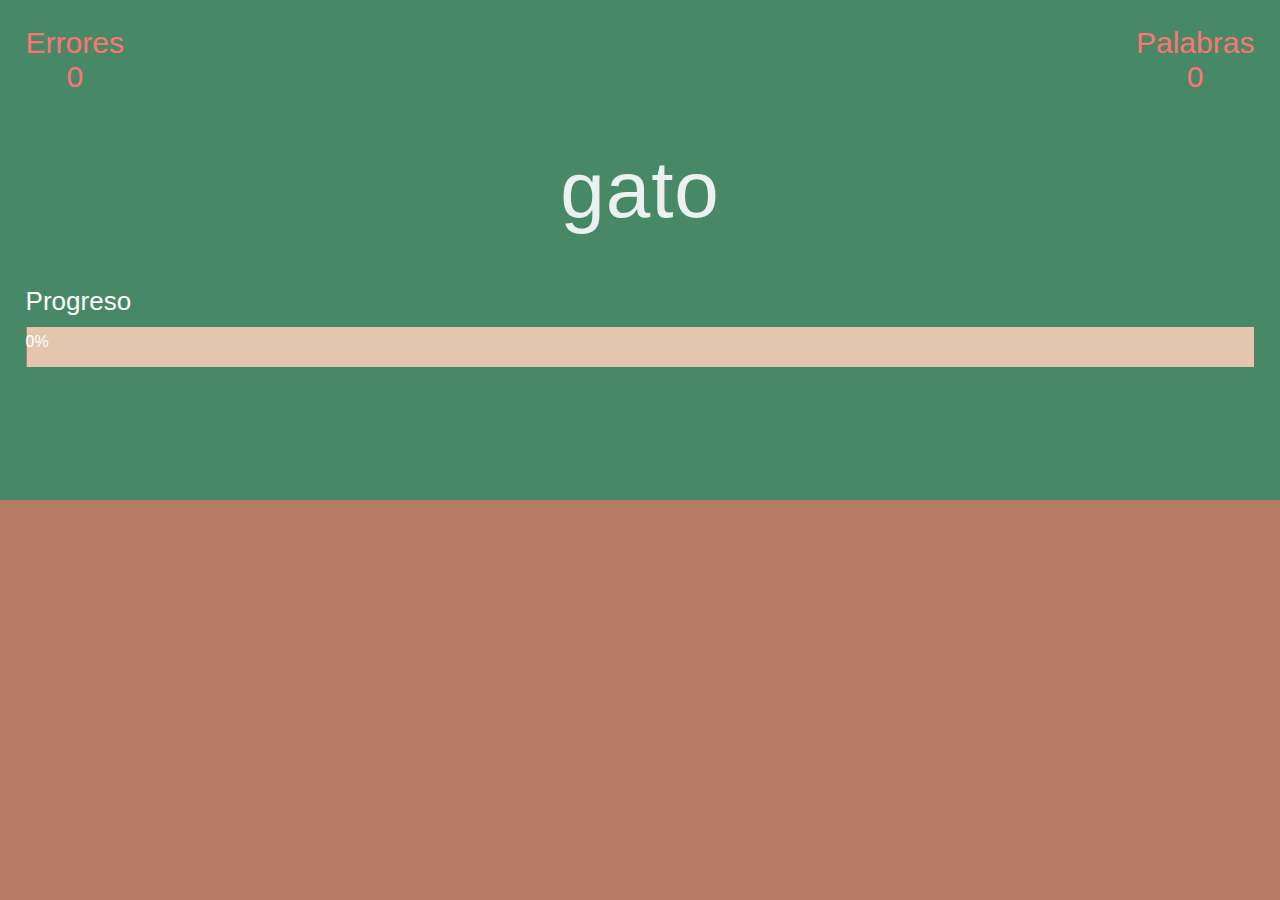
<file: index.html>
<html lang="en">
<head>
    <meta charset="UTF-8">
    <meta name="viewport" content="width=device-width, initial-scale=1.0">
    <meta http-equiv="X-UA-Compatible" content="ie=edge">

    <link rel="stylesheet" href="styles.css">
    
    <title>Typing Game</title>
</head>
<body>
	<div class="wrapper">
		<div class="outerWrap">
			<div class="scoreWrap">
				<p>Errores</p>
				<span class="error">0</span>
            </div>
            <div class="wordsCompletedWrap">
                <p>Palabras</p>
                <span class="wordsCompleted">0</span>
            </div>
		</div>
		<div class="wordsWrap">
			<p class="words"></p>
        </div>
        <div class="ProgressWrap">
            <p>Progreso</p>
        </div>
        <div id="progress">
            <div id="progressBar"></div>
        </div>
	</div>
</body>
<script src="script.js"></script>

</html>
</file>
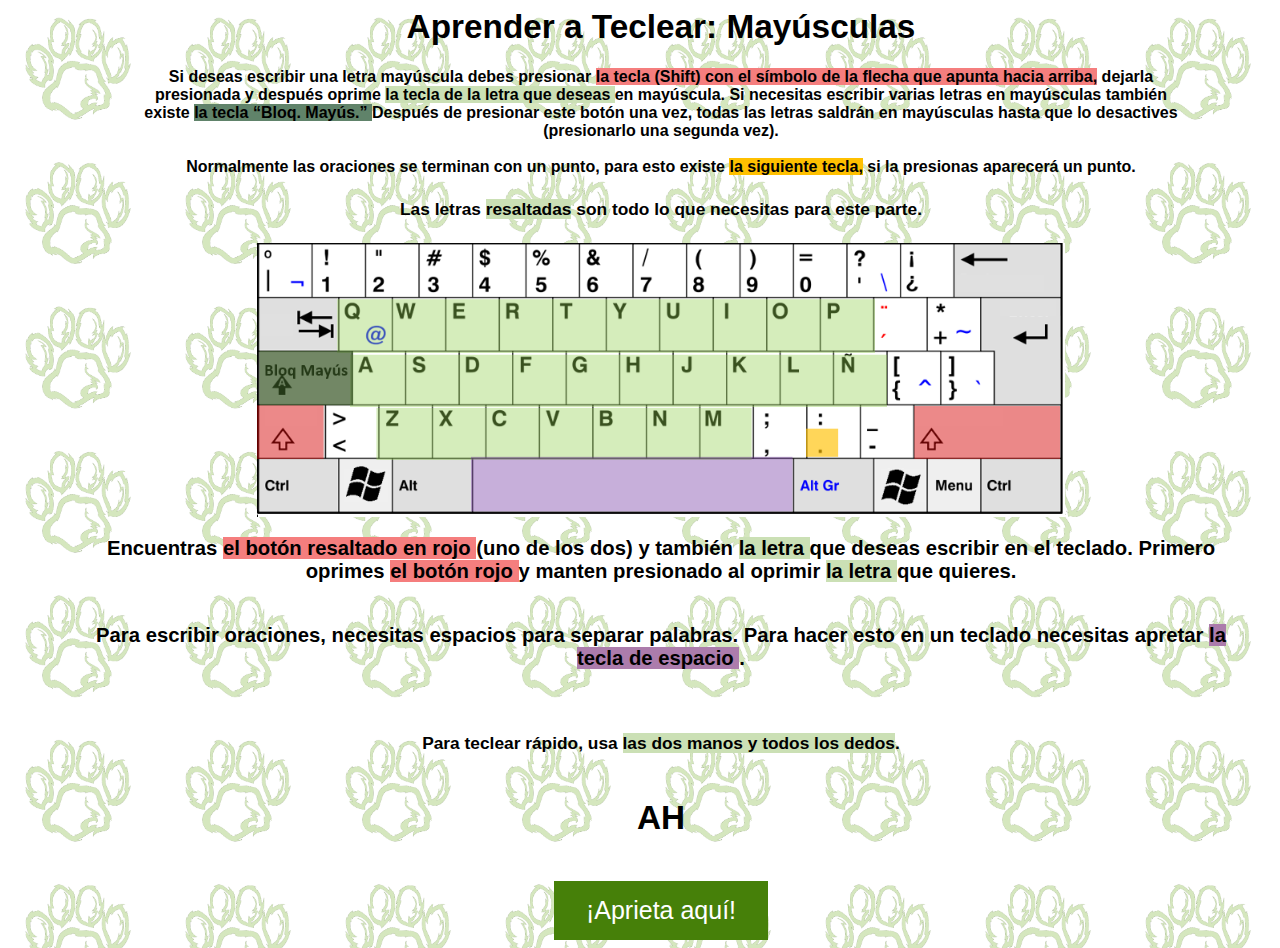
<file: Typing tutorial/index.html>
<head>
    <link rel="stylesheet" type="text/css" href="style.css">
</head>
<script src="main.js"></script>
<h1 id="header">Aprender a Teclear: </h1>

<body onload="main()">
    <style> body{background-color:rgb(213, 239, 198);background-image: url("pawPrint.png"); background-size: 12.5%; margin-left: 50px;} </style>
    <h4 id = "intro"> </h4>
    <h4 id = "message">Las letras <mark class="green">resaltadas</mark> son todo lo que necesitas para este parte.</h4>
    <img id="pic" src="Minúsculas.PNG" alt="keyboard with lowercase keys highlighted" class="center">
    <h3 id="tutorial"> </h3>    
    <img id = "pic2"> 
    <h3 id="tutorial2"> </h3>
    <img id = "pic3"> 
    <h3 id="tutorial3"> </h3>
    <img id = "pic4"> 
    <h3 id="tutorial4"> </h3>
    <h4> Para teclear rápido, usa <mark class="green">las dos manos y todos los dedos</mark>.</h4>
    <h4 id="output" class="type"></h4>
    <button type="button">¡Aprieta aquí!</button>

</body>
</file>
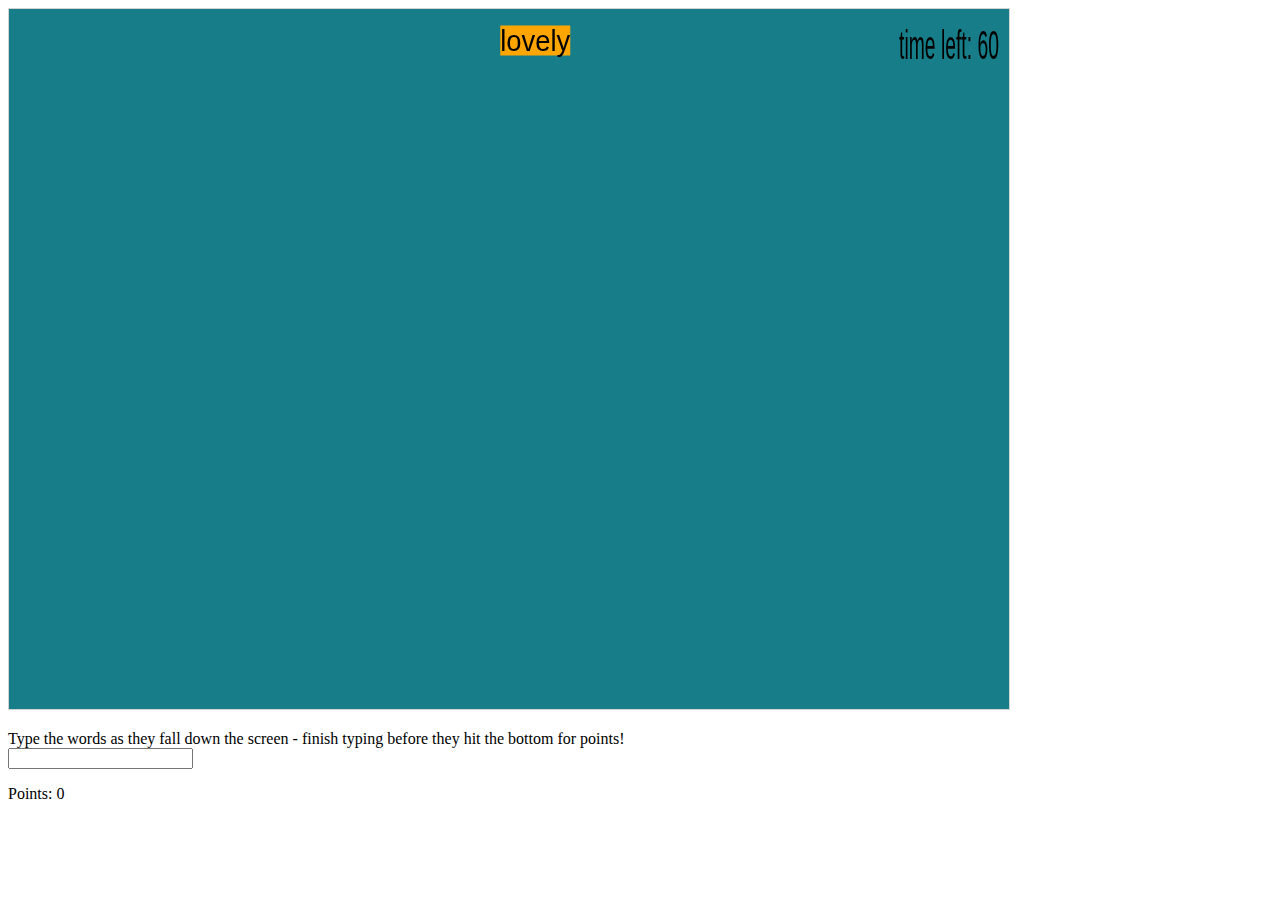
<file: game.html>
<!DOCTYPE html>
<html>

<head>

	<meta name="viewport" content="width=device-width, initial-scale=1.0" />
	<style>
		canvas {
			border: 1px solid #d3d3d3;
			background-color: #177e89;
		}
	</style>
</head>

<body>
	<br>

	<canvas id="canvas" height="700" width="1000"></canvas>

	<p id="instructions">Type the words as they fall down the screen - finish typing before they hit the bottom for
		points!<br>
		<input type="text" id="word" onkeyup="updatePts()">

		<p id="pts"></p>

		<script>

			var myGameArea = {
				start: function () {
					this.canvas = document.getElementById("canvas");
					this.context = this.canvas.getContext("2d");
					this.points = 0;
					document.getElementById("pts").innerHTML = "Points: " + myGameArea.points;
					document.body.insertBefore(this.canvas, document.body.childNodes[0]);
					this.updating = setInterval(updateGameArea, 20);
					this.speed = 2000;
					this.addingWords = setInterval(addWord, this.speed);
					this.timer = 60000;
					this.subtractTime = setInterval(subTime, 1000);
				},
				increaseSpeed: function () {
					if (this.speed > 500) {
						this.speed -= 300;
					}
				},
				stop: function () {
					clearInterval(this.interval);
				},
				clear: function () {
					canvas = document.getElementById("canvas");
					this.context.clearRect(0, 0, this.canvas.width, this.canvas.height);
				}
			}

			function subTime() {
				this.myGameArea.timer -= 1000;
				if (this.myGameArea.timer <= 0) {
					endGame();
				}
			}

			function component(color, text, speed) {
				this.text = text;
				this.width = 10 * (text.length + 1);
				this.height = 30;
				this.x = Math.random() * (document.getElementById("canvas").width - this.width);
				this.y = 0;
				this.speed = 0.5;
				this.update = function () {
					ctx = myGameArea.context;
					ctx.fillStyle = color;
					ctx.fillRect(this.x, this.y, this.width, this.height);
					ctx.font = "30px Arial"
					ctx.fillStyle = "black";
					ctx.fillText(text, this.x, this.y + (this.height - 5), this.width);
					timerCountdown();
				}
				this.newPos = function () {
					this.y += this.speed;
					this.checkAtBtm();
				}
				this.checkAtBtm = function () {
					var bottom = myGameArea.canvas.height - this.height;
					if (this.y > bottom) {
						this.y = bottom;
						this.speed = 0;
						for (let i = 0; i < myGamePieces.length; i++) {
							if (myGamePieces[i].text == this.text) {
								myGamePieces.splice(i, 1);
								break;
							}
						}
					}
				}
				this.getText = function () {
					return this.text;
				}
			}

			function timerCountdown() {
				ctx = myGameArea.context;
				ctx.fillStyle = "rgb(23, 126, 137)";
				ctx.fillRect(this.myGameArea.canvas.width - 110, 10, 100, 40);
				ctx.font = "40px Arial";
				ctx.fillStyle = "black";
				ctx.fillText("time left: " + this.myGameArea.timer / 1000, this.myGameArea.canvas.width - 110, 50, 100);
			}

			function endGame() {
				myGameArea.clear();
				ctx = myGameArea.context;
				ctx.font = "70px Arial";
				ctx.fillStyle = "black";
				this.x = 10;
				this.y = myGameArea.canvas.height / 2;
				ctx.fillText("Final Score: " + myGameArea.points, this.x, this.y);
				ctx.font = "40px Arial";
				ctx.fillText("press 'n' for new game, 'q' to return to menu", this.x, this.y + 70);
				clearTimeout(myGameArea.updating);
				clearTimeout(myGameArea.addingWords);
				document.getElementById("instructions").style.visibility = "hidden";
				document.getElementById("word").style.visibility = "hidden";
				document.getElementById("pts").style.visibility = "hidden";
				document.addEventListener("keypress", checkKey);
			}

			function checkKey() {
				if (event.key == 'n') {
					document.getElementById("instructions").style.visibility = "visible";
					document.getElementById("word").style.visibility = "visible";
					document.getElementById("pts").style.visibility = "visible";
					document.getElementById("word").value = "";
					myGamePieces = [];
					addWord();
					myGameArea.start();
				}
				else if (event.key == 'q') {
					//TODO return to menu
				}
			}

			function updateGameArea() {
				myGameArea.clear();
				for (const gamePiece of myGamePieces) {
					gamePiece.newPos();
					gamePiece.update();
				}
			}

			function addWord() {
				randomWords = ["hey", "abracadabra", "lovely", "email", "@hello", "!*#"];
				var random = Math.round(Math.random() * (randomWords.length - 1));
				myGamePieces.push(new component("orange", randomWords[random]));
			}

			function updatePts() {
				for (let i = 0; i < myGamePieces.length; i++) {
					const gamePiece = myGamePieces[i];
					if (gamePiece.getText() == document.getElementById("word").value) {
						myGameArea.points += 10;
						document.getElementById("pts").innerHTML = "Points: " + myGameArea.points;
						myGamePieces.splice(i, 1);
						document.getElementById("word").value = "";
						if (myGamePieces.length == 0) {
							addWord();
							updateGameArea();
						}
						if (myGameArea.points % 50 == 0) {
							myGameArea.increaseSpeed();
						}
						break;
					}
				}
			}

			window.onload = function () {
				myGamePieces = [];
				addWord();
				myGameArea.start();
				button = document.getElementById("button");
			}
		</script>

</body>

</html>
</file>
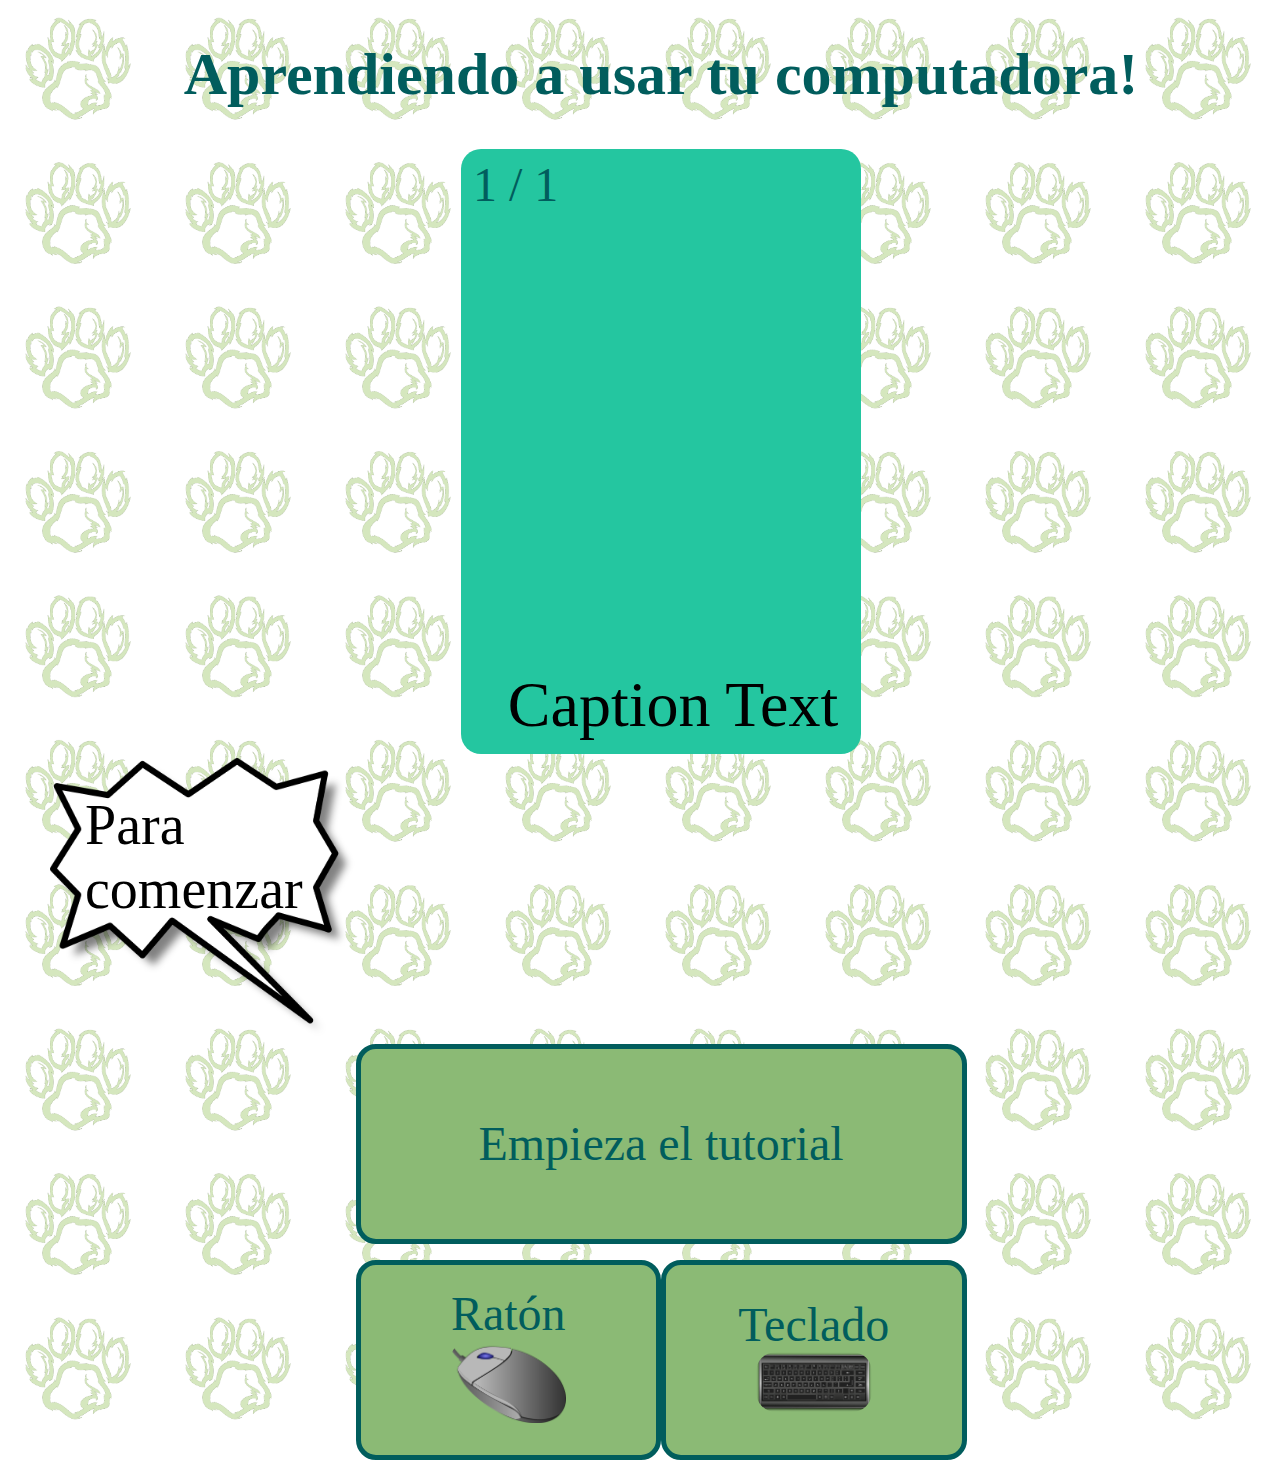
<file: MainPage.html>
<!DOCTYPE html>
<!--
    Colors:
        Darkest green: 1,93,93
        Green: 139, 186, 117
        Lightest green: 213,239,198
-->
<html>
    <head>
        <meta http-equiv="Content-Type" content="text/html; charset=utf-8"/>
        <meta name="viewport" content="width=device-width, initial-scale=1">
        <style>
            body {background-color:rgb(213, 239, 198);background-image: url("Paw Print.png"); background-size: 12.5%; margin-left: 50px;}
            h1   {color: rgb(1, 93, 93);text-align:center; font-size:60px; font-family: cursive;}
            p    {color: rgb(1, 93, 93); font-family: cursive;}
            /* Caption text */
            .text {
                color: #000000;
                font-family: cursive;
                font-size: 64px;
                padding: 8px 12px;
                position: absolute;
                bottom: 8px;
                width: 100%;
                text-align: center;
            }
            .text2 {
                color: rgb(0, 0, 0);
                font-size: 56px;
                font-family: cursive;
                padding: 35px;
                position: absolute;
                width:25%;
                top: 0;
            }
            .button {
                background-color: rgb(139, 186, 117);
                border: none;
                color: rgb(1, 93, 93);
                padding: 15px 32px;
                text-align: center;
                text-decoration: none;
                display: inline-block;
                cursor: pointer;
                font-size: 48px;
                font-family: cursive;
                border-radius: 20px;
            }
            .button-container{
                margin-left: 25%;
                margin-right: 25%;
                width: 50%;
            }
            .button1{
                width: 100%;
                height: 200px;
                border:5px solid rgb(1, 93, 93);
            }
            .button2{
                width: 50%;
                height: 200px;
                float: left;
                border:5px solid rgb(1, 93, 93);
            }
            .button:hover{
                background-color: rgb(143, 206, 255);
                color:rgb(0, 111, 192)
            }
            .slideshow-container {
                max-width: 400px;
                position: relative;
                margin: auto;
                border-radius: 20px;
            }
            .img-container {
                position: relative;
                margin: auto;
            }
            .numbertext {
                color: rgb(1, 93, 93);
                font-size: 48px;
                font-family: cursive;
                padding: 8px 12px;
                position: absolute;
                top: 0;
            }
            img{
                border-radius: 20px;
            }
       </style>
    </head>
    <body>
        <h1>
            Aprendiendo a usar tu computadora!
        </h1>

        <div class="slideshow-container">
                <div class="image-container" style="width:100%">
                    <div class="numbertext">1 / 1</div>
                    <img src="Azul aqua.PNG" style="width:100%">
                    <div class="text">Caption Text</div>
                </div>
        </div>

        <div class="img-container">
            <div class="text2">Para comenzar</div>
            <img src="speech cloud.png" style="width:25%">
        </div>

        <div class="button-container">
            <button class="button button1">
                Empieza el tutorial
            </button>
        </div>

        <p></p>

        <div class="button-container">
            <button class="button button2">
                Ratón
                <img src="mouse bueno.png" style="width:50%">
            </button>
            <button class="button button2">
                Teclado
                <img src="keyboard bueno.png" style="width:50%">
            </button>
        </div>
    </body>
</html>
</file>
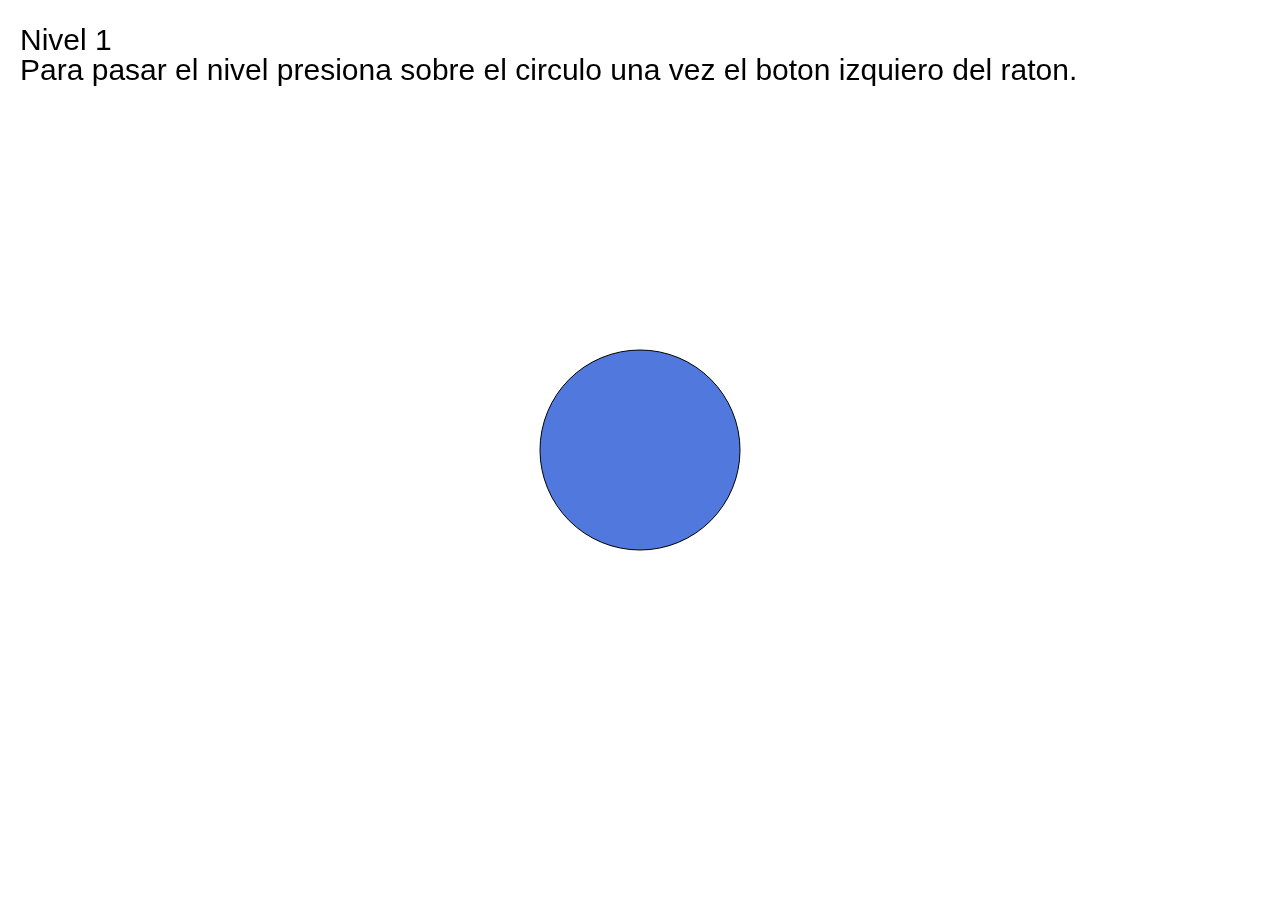
<file: Squares mini game/main.html>
<!DOCTYPE html>
<html>
<head>
	<link rel="stylesheet" href="main.css">
	<title>Square hunt</title>
</head>
<body>
	<canvas id="canvas"></canvas>
	<script type="text/javascript" src="main.js"></script>
</body>
</html>
</file>
<file: styles.css>
* {
    margin: 0;
    padding: 0;
    box-sizing: border-box;
    -webkit-box-sizing: border-box;
}

body {
    background-color: #B67B65;
    font-family: 'Raleway', sans-serif;
}

.wrapper {
    max-width: 2000px;
    margin: 0 auto;
    width: 100%;
    text-align: center;
    padding: 2%;
    background-color: #478966;
    height: 500px;
}

.scoreWrap {float: left;}
.wordsCompletedWrap {float: right;}
.ProgressWrap {
    text-align: left;
    color: #ffffff;
    font-size: 26px;
    position: relative;
    top: 50px;
    bottom: 0px;
}

.outerWrap:after {
    content: "";
    display: block;
    clear: both;
}

.bg {
    background-color: rgb(4, 175, 33);
}

.bg-wrong {
    background-color: #FF0000;
}

.scoreWrap p, .scoreWrap span, .timeWrap p, .timeWrap span, .wordsCompletedWrap p,  .wordsCompletedWrap span{
    font-size: 30px;
    color: #FF7373;
}

.wordsWrap {
    margin-top: 50px;
    margin-bottom: 0px;
}

.words span{
    font-size: 80px;
    letter-spacing: 1px;
    color: #ECF0F1;
}

#progress {
    position: relative;
    top: 60px;
    width: 100%;
    background-color: #E3C6AD;
}
  
#progressBar {
    text-align: center; 
    line-height: 30px; 
    color: white; 
    width: 0.1%;
    height: 40px;
    background-color: #B67B65;
}
</file>
<file: Typing tutorial/style.css>
img{
    position: relative;
    width: 70%;
}
.center{
    display: block;
    margin-left: auto;
    margin-right: auto;
}
h1{
    text-align: center;
    font-size: 25pt;
}
h4{
    padding-left: 5%;
    padding-right: 5%;
}
body{
    position: relative;
    text-align: center;
    padding-left: 25pt;
    padding-right: 25pt;
    font-size: 13pt;
    background-color: rgb(213,239,198);
    font-family: 'Trebuchet MS', 'Lucida Sans Unicode', 'Lucida Grande', 'Lucida Sans', Arial, sans-serif;
}

.type{
    font-size: 25pt;
}

.green{
    background-color: rgb(203, 224, 181);
    color: black;
}

.red{
    background-color: rgb(245, 126, 126);
    color: black;
}

.darkGreen{
    background-color: rgb(96, 131, 106);
    color: black;
}

.orange{
    background-color: rgb(255, 192, 0);
    color: black;
}

.purple{
    background-color: rgb(172, 124, 172);
    color: black;
}

.blue{
    background-color: rgba(0, 0, 255, 0.308);
    color: black;
}

#intro{
    font-size: 12pt;
}

button{
    background-color: rgb(70, 128, 9);
    border: none;
    color: white;
    padding: 15px 32px;
    text-align: center;
    text-decoration: none;
    display: inline-block;
    font-size: 25px;
}
</file>
<file: Squares mini game/main.css>
body { 
	margin:0; 
	padding:0; 
	box-sizing:border-box;
	overflow: hidden; 
}
</file>
